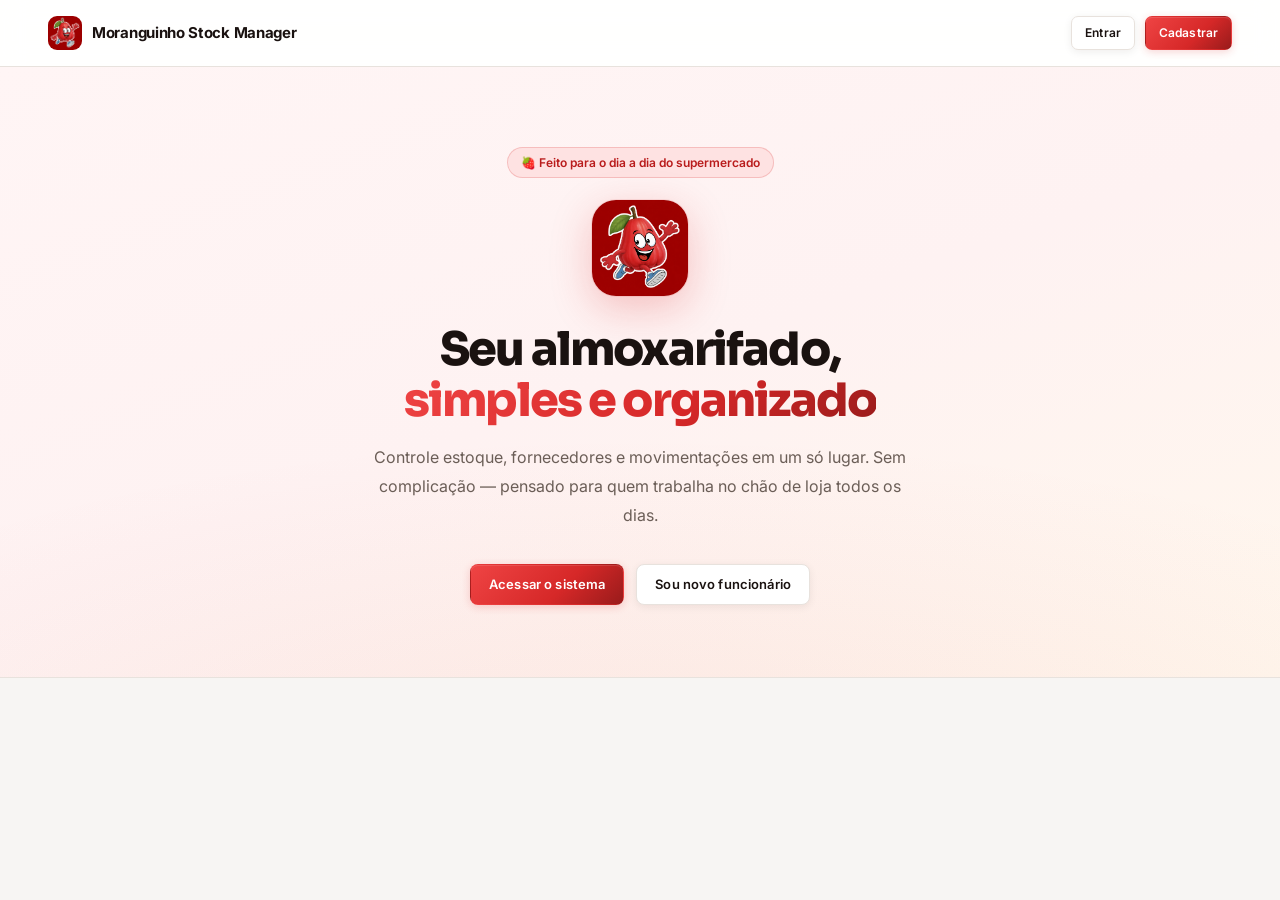
<file: frontend/index.html>
<!DOCTYPE html>
<html lang="pt-BR">
<head>
  <meta charset="UTF-8">
  <meta name="viewport" content="width=device-width, initial-scale=1.0">
  <title>Moranguinho Stock Manager</title>
  <link rel="stylesheet" href="css/global.css">
  <link rel="stylesheet" href="css/login.css">
  <link rel="stylesheet" href="css/animations.css">
</head>
<body class="landing">
  <nav class="landing-nav">
    <div class="landing-nav-brand">
      <img src="assets/logo/logo.png" alt="">
      Moranguinho Stock Manager
    </div>
    <div class="landing-nav-links">
      <a href="login.html" class="btn btn-secondary btn-sm">Entrar</a>
      <a href="cadastro.html" class="btn btn-primary btn-sm">Cadastrar</a>
    </div>
  </nav>
  <section class="landing-hero">
    <div class="hero-badge">🍓 Feito para o dia a dia do supermercado</div>
    <img src="assets/logo/logo.png" alt="">
    <h1>Seu almoxarifado,<br><span>simples e organizado</span></h1>
    <p>Controle estoque, fornecedores e movimentações em um só lugar. Sem complicação — pensado para quem trabalha no chão de loja todos os dias.</p>
    <div class="landing-cta">
      <a href="login.html" class="btn btn-primary">Acessar o sistema</a>
      <a href="cadastro.html" class="btn btn-secondary">Sou novo funcionário</a>
    </div>
  </section>
  
</body>
</html>
</file>
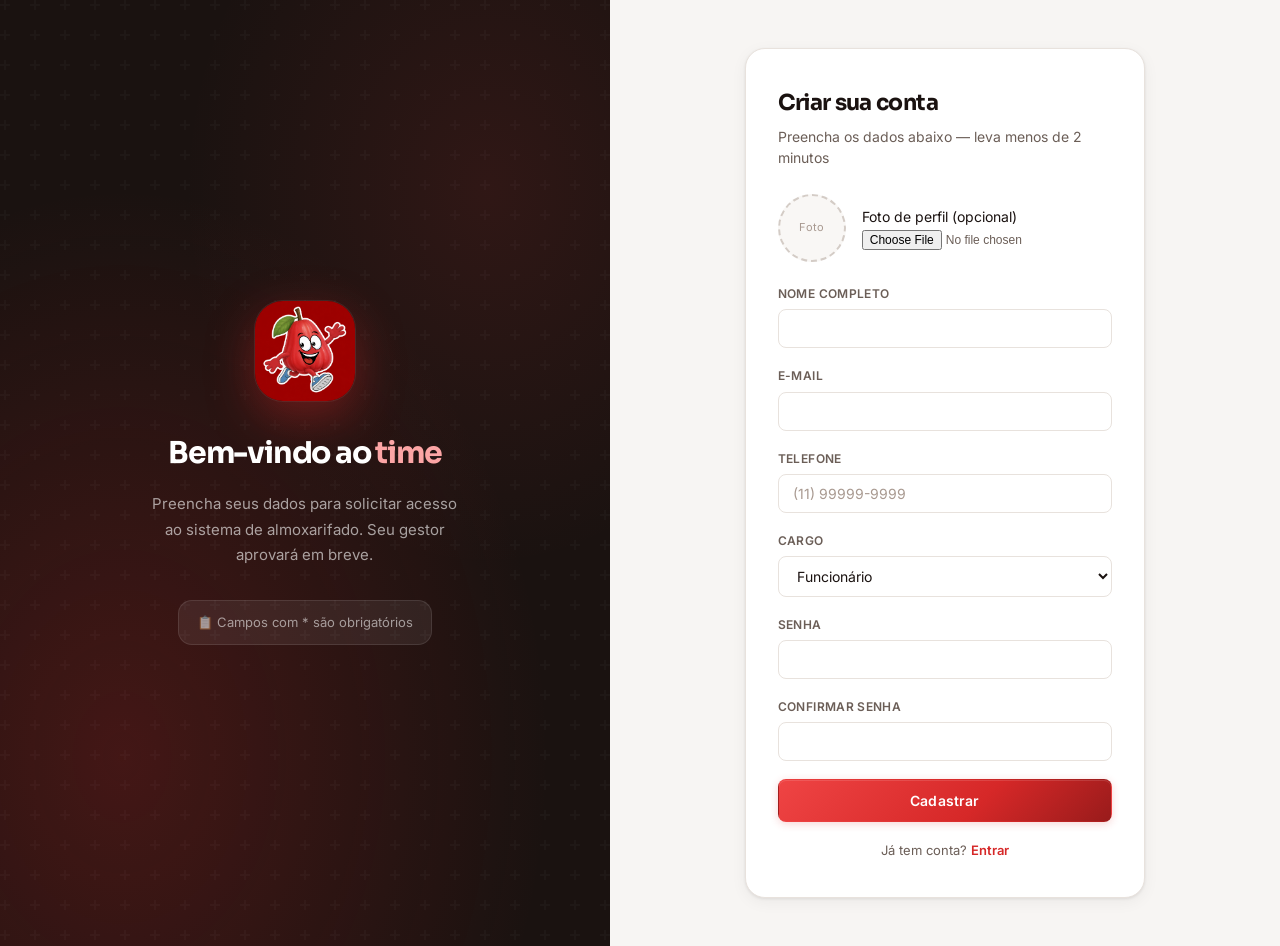
<file: frontend/cadastro.html>
<!DOCTYPE html>
<html lang="pt-BR">
<head>
  <meta charset="UTF-8">
  <meta name="viewport" content="width=device-width, initial-scale=1.0">
  <title>Cadastro — Moranguinho Stock Manager</title>
  <link rel="stylesheet" href="css/global.css">
  <link rel="stylesheet" href="css/login.css">
  <link rel="stylesheet" href="css/animations.css">
</head>
<body>
  <div class="auth-layout">
    <div class="auth-visual">
      <img src="assets/logo/logo.png" alt="">
      <h1>Bem-vindo ao <em>time</em></h1>
      <p>Preencha seus dados para solicitar acesso ao sistema de almoxarifado. Seu gestor aprovará em breve.</p>
      <div class="auth-tagline">📋 Campos com * são obrigatórios</div>
    </div>
    <div class="auth-form-side">
      <div class="auth-box fade-in">
        <h2>Criar sua conta</h2>
        <p class="subtitle">Preencha os dados abaixo — leva menos de 2 minutos</p>
        <div id="alert-box"></div>
        <form id="cadastro-form">
          <div class="photo-field">
            <div class="photo-preview" id="photo-preview">Foto</div>
            <div><label>Foto de perfil (opcional)</label><input type="file" id="foto" accept="image/*"></div>
          </div>
          <div class="form-group"><label>Nome completo</label><input id="nome" class="form-control" required minlength="3"></div>
          <div class="form-group"><label>E-mail</label><input type="email" id="email" class="form-control" required></div>
          <div class="form-group"><label>Telefone</label><input id="telefone" class="form-control" placeholder="(11) 99999-9999"></div>
          <div class="form-group"><label>Cargo</label><select id="cargo" class="form-control" required></select></div>
          <div class="form-group"><label>Senha</label><input type="password" id="senha" class="form-control" required minlength="6"></div>
          <div class="form-group"><label>Confirmar senha</label><input type="password" id="confirmar" class="form-control" required></div>
          <button type="submit" class="btn btn-primary auth-submit">Cadastrar</button>
        </form>
        <p class="auth-link">Já tem conta? <a href="login.html">Entrar</a></p>
      </div>
    </div>
  </div>
  <script src="js/api.js"></script>
  <script src="js/auth.js"></script>
  <script src="js/ui.js"></script>
  <script>
    let fotoBase64 = null;
    document.getElementById('foto').onchange = e => {
      const f = e.target.files[0]; if (!f) return;
      const r = new FileReader();
      r.onload = () => { fotoBase64 = r.result; document.getElementById('photo-preview').innerHTML = `<img src="${fotoBase64}">`; };
      r.readAsDataURL(f);
    };
    const cargosPadrao = ['Funcionário','Estoquista','Supervisor','Operador de Caixa'];
    api.cargos().then(list => {
      const opts = list.filter(c => c.valor !== 'Administrador').map(c => `<option value="${c.valor}">${c.valor}</option>`).join('');
      document.getElementById('cargo').innerHTML = opts || cargosPadrao.map(c => `<option>${c}</option>`).join('');
    }).catch(() => {
      document.getElementById('cargo').innerHTML = cargosPadrao.map(c => `<option>${c}</option>`).join('');
    });
    document.getElementById('cadastro-form').onsubmit = async e => {
      e.preventDefault();
      const box = document.getElementById('alert-box');
      const senha = document.getElementById('senha').value;
      if (senha !== document.getElementById('confirmar').value) {
        box.innerHTML = '<div class="alert alert-error">As senhas não coincidem</div>'; return;
      }
      try {
        await api.register({
          nome_completo: document.getElementById('nome').value.trim(),
          email: document.getElementById('email').value.trim(),
          telefone: document.getElementById('telefone').value.trim() || null,
          cargo: document.getElementById('cargo').value,
          senha, confirmar_senha: senha,
          foto_perfil: fotoBase64,
        });
        box.innerHTML = '<div class="alert alert-success">Cadastro realizado. Redirecionando…</div>';
        setTimeout(() => location.href = 'login.html', 1200);
      } catch (err) {
        box.innerHTML = `<div class="alert alert-error">${err.message}</div>`;
      }
    };
  </script>
</body>
</html>
</file>
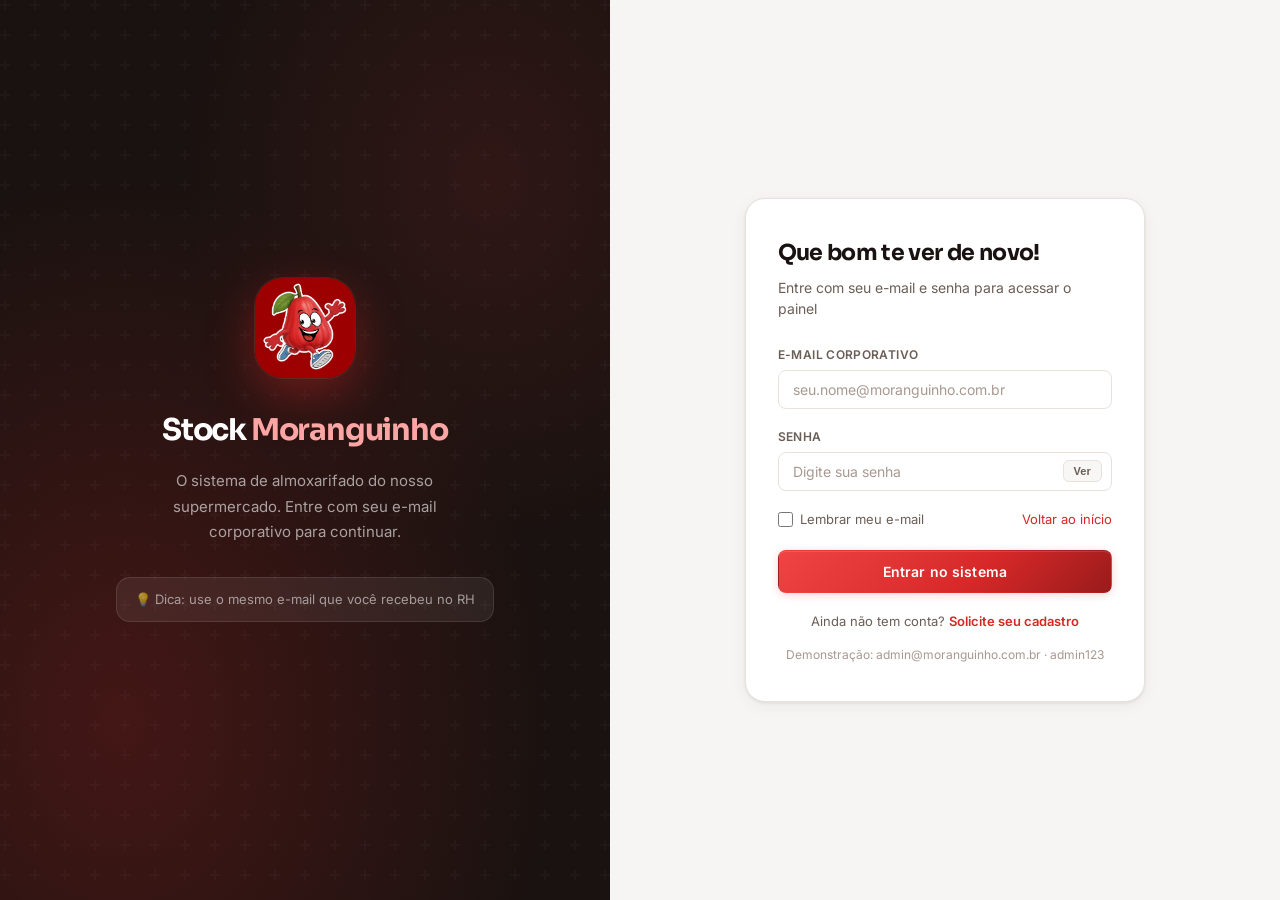
<file: frontend/login.html>
<!DOCTYPE html>
<html lang="pt-BR">
<head>
  <meta charset="UTF-8">
  <meta name="viewport" content="width=device-width, initial-scale=1.0">
  <title>Entrar — Moranguinho Stock Manager</title>
  <link rel="stylesheet" href="css/global.css">
  <link rel="stylesheet" href="css/login.css">
  <link rel="stylesheet" href="css/animations.css">
</head>
<body>
  <div class="auth-layout">
    <div class="auth-visual">
      <img src="assets/logo/logo.png" alt="">
      <h1>Stock <em>Moranguinho</em></h1>
      <p>O sistema de almoxarifado do nosso supermercado. Entre com seu e-mail corporativo para continuar.</p>
      <div class="auth-tagline">💡 Dica: use o mesmo e-mail que você recebeu no RH</div>
    </div>
    <div class="auth-form-side">
      <div class="auth-box fade-in">
        <h2>Que bom te ver de novo!</h2>
        <p class="subtitle">Entre com seu e-mail e senha para acessar o painel</p>
        <div id="alert-box"></div>
        <form id="login-form">
          <div class="form-group">
            <label for="email">E-mail corporativo</label>
            <input type="email" id="email" class="form-control" placeholder="seu.nome@moranguinho.com.br" required autocomplete="username">
          </div>
          <div class="form-group">
            <label for="senha">Senha</label>
            <div class="password-field">
              <input type="password" id="senha" class="form-control" placeholder="Digite sua senha" required autocomplete="current-password">
              <button type="button" class="password-toggle" id="toggle-pwd">Ver</button>
            </div>
          </div>
          <div class="form-row">
            <label><input type="checkbox" id="lembrar"> Lembrar meu e-mail</label>
            <a href="index.html">Voltar ao início</a>
          </div>
          <button type="submit" class="btn btn-primary auth-submit" id="btn-login">Entrar no sistema</button>
        </form>
        <p class="auth-link">Ainda não tem conta? <a href="cadastro.html">Solicite seu cadastro</a></p>
        <p class="auth-link" style="margin-top:14px;font-size:12px;color:var(--text-muted)">Demonstração: admin@moranguinho.com.br · admin123</p>
      </div>
    </div>
  </div>
  <script src="js/api.js"></script>
  <script src="js/auth.js"></script>
  <script src="js/ui.js"></script>
  <script>
    if (getToken()) location.href = 'dashboard.html';
    document.getElementById('toggle-pwd').onclick = () => {
      const s = document.getElementById('senha');
      const show = s.type === 'password';
      s.type = show ? 'text' : 'password';
      document.getElementById('toggle-pwd').textContent = show ? 'Ocultar' : 'Ver';
    };
    const saved = localStorage.getItem('moranguinho_remember');
    if (saved) { document.getElementById('email').value = saved; document.getElementById('lembrar').checked = true; }
    document.getElementById('login-form').onsubmit = async e => {
      e.preventDefault();
      const btn = document.getElementById('btn-login');
      btn.disabled = true; btn.textContent = 'Entrando…';
      document.getElementById('alert-box').innerHTML = '';
      try {
        const res = await api.login(document.getElementById('email').value, document.getElementById('senha').value);
        saveAuth(res.access_token, res.usuario);
        if (document.getElementById('lembrar').checked) localStorage.setItem('moranguinho_remember', document.getElementById('email').value);
        else localStorage.removeItem('moranguinho_remember');
        location.href = 'dashboard.html';
      } catch (err) {
        document.getElementById('alert-box').innerHTML = `<div class="alert alert-error">${err.message}</div>`;
        btn.disabled = false; btn.textContent = 'Entrar no sistema';
      }
    };
  </script>
</body>
</html>
</file>
<file: frontend/css/global.css>
@import url('https://fonts.googleapis.com/css2?family=Inter:wght@300;400;500;600;700;800&family=Sora:wght@600;700;800&display=swap');

:root {
  /* Brand */
  --primary: #d62828;
  --primary-hover: #b91c1c;
  --primary-light: #fee2e2;
  --primary-soft: rgba(214, 40, 40, 0.08);
  --primary-glow: rgba(214, 40, 40, 0.2);
  --accent: #ef4444;

  /* Neutros quentes — saindo do preto frio */
  --bg: #f7f5f3;
  --bg-elevated: #ffffff;
  --surface: #ffffff;
  --surface-2: #f9f7f5;
  --surface-3: #f1ece9;
  --surface-dark: #1a1210;

  /* Bordas */
  --border: #e8e2dd;
  --border-light: #d4ccc6;

  /* Texto */
  --text: #1a1210;
  --text-secondary: #6b5e57;
  --text-muted: #a89990;

  /* Feedback */
  --success: #16a34a;
  --success-soft: rgba(22, 163, 74, 0.1);
  --warning: #d97706;
  --warning-soft: rgba(217, 119, 6, 0.1);
  --danger: #dc2626;
  --danger-soft: rgba(220, 38, 38, 0.1);

  /* Layout */
  --sidebar-width: 260px;
  --header-height: 64px;
  --radius: 8px;
  --radius-lg: 14px;
  --radius-xl: 20px;

  /* Sombras quentes */
  --shadow: 0 8px 32px rgba(26, 18, 16, 0.1), 0 2px 8px rgba(26, 18, 16, 0.06);
  --shadow-soft: 0 2px 8px rgba(26, 18, 16, 0.07);
  --shadow-card: 0 1px 3px rgba(26, 18, 16, 0.08), 0 4px 16px rgba(26, 18, 16, 0.05);

  --transition: 0.18s ease;

  /* Gradientes */
  --gradient-brand: linear-gradient(135deg, #ef4444 0%, #d62828 60%, #991b1b 100%);
  --gradient-hero: linear-gradient(160deg, #fff5f5 0%, #fef2f2 50%, #fff7ed 100%);
  --gradient-surface: linear-gradient(180deg, rgba(214,40,40,0.03) 0%, transparent 100%);
  --gradient-card: linear-gradient(145deg, #ffffff 0%, #fdfaf9 100%);
}

*, *::before, *::after { box-sizing: border-box; margin: 0; padding: 0; }
html { scroll-behavior: smooth; }

body {
  font-family: 'Inter', -apple-system, BlinkMacSystemFont, sans-serif;
  background: var(--bg);
  color: var(--text);
  line-height: 1.6;
  font-size: 14px;
  -webkit-font-smoothing: antialiased;
  min-height: 100vh;
}

a { color: var(--primary); text-decoration: none; transition: color var(--transition); }
a:hover { color: var(--primary-hover); }
img { max-width: 100%; display: block; }
::selection { background: var(--primary-light); color: var(--primary-hover); }

/* ── Botões ── */
.btn {
  display: inline-flex; align-items: center; justify-content: center; gap: 7px;
  padding: 9px 18px; border: 1.5px solid transparent; border-radius: var(--radius);
  font-family: inherit; font-size: 13px; font-weight: 600; cursor: pointer;
  transition: var(--transition); white-space: nowrap; letter-spacing: 0.01em;
}
.btn:disabled { opacity: 0.4; cursor: not-allowed; }
.btn-primary {
  background: var(--gradient-brand); color: #fff; border-color: transparent;
  box-shadow: 0 2px 8px var(--primary-glow), inset 0 1px 0 rgba(255,255,255,0.12);
}
.btn-primary:hover:not(:disabled) {
  transform: translateY(-1px);
  box-shadow: 0 4px 16px var(--primary-glow), inset 0 1px 0 rgba(255,255,255,0.12);
}
.btn-secondary {
  background: var(--surface); color: var(--text); border-color: var(--border);
  box-shadow: var(--shadow-soft);
}
.btn-secondary:hover:not(:disabled) {
  border-color: var(--border-light); background: var(--surface-2);
  box-shadow: 0 2px 10px rgba(26,18,16,0.1);
}
.btn-danger { background: var(--danger); color: #fff; border-color: transparent; }
.btn-danger:hover:not(:disabled) { background: #b91c1c; transform: translateY(-1px); }
.btn-sm { padding: 6px 13px; font-size: 12px; border-radius: 7px; }
.btn-icon {
  width: 38px; height: 38px; padding: 0; background: var(--surface);
  border: 1.5px solid var(--border); color: var(--text-secondary); border-radius: var(--radius);
  box-shadow: var(--shadow-soft);
}
.btn-icon:hover { color: var(--primary); border-color: var(--primary); background: var(--primary-soft); }

/* ── Formulários ── */
.form-group { margin-bottom: 18px; }
.form-group label {
  display: block; margin-bottom: 6px; font-size: 12px; font-weight: 600;
  color: var(--text-secondary); letter-spacing: 0.03em; text-transform: uppercase;
}
.form-control {
  width: 100%; padding: 10px 14px; background: var(--bg-elevated);
  border: 1.5px solid var(--border); border-radius: var(--radius);
  color: var(--text); font-family: inherit; font-size: 14px; transition: var(--transition);
}
.form-control:focus {
  outline: none; border-color: var(--primary);
  box-shadow: 0 0 0 3px var(--primary-soft); background: #fff;
}
.form-control::placeholder { color: var(--text-muted); }
select.form-control { cursor: pointer; }
select.form-control option { background: #fff; color: var(--text); }

/* ── Badges ── */
.badge {
  display: inline-flex; align-items: center; padding: 3px 9px; border-radius: 20px;
  font-size: 11px; font-weight: 600; letter-spacing: 0.02em;
}
.badge-success { background: var(--success-soft); color: #15803d; }
.badge-warning { background: var(--warning-soft); color: #b45309; }
.badge-danger { background: var(--danger-soft); color: #b91c1c; }
.badge-neutral { background: #f3f4f6; color: #6b7280; }
.badge-primary { background: var(--primary-light); color: var(--primary-hover); }

/* ── Layout ── */
.app-layout { display: flex; min-height: 100vh; }
.main-content {
  flex: 1; margin-left: var(--sidebar-width); min-height: 100vh;
  display: flex; flex-direction: column; background: var(--bg);
}
.page-container { flex: 1; padding: 28px 32px 48px; max-width: 1480px; width: 100%; }

.page-header {
  display: flex; align-items: flex-start; justify-content: space-between;
  gap: 16px; margin-bottom: 28px; flex-wrap: wrap;
}
.page-header h1 {
  font-family: 'Sora', 'Inter', sans-serif;
  font-size: 24px; font-weight: 700; letter-spacing: -0.03em; margin-bottom: 4px;
  color: var(--text);
}
.page-header p { color: var(--text-secondary); font-size: 14px; }

.text-muted { color: var(--text-muted); }
.text-secondary { color: var(--text-secondary); }
.hidden { display: none !important; }

/* ── Loading ── */
.loading-screen {
  position: fixed; inset: 0; background: var(--bg); z-index: 9999;
  display: flex; flex-direction: column; align-items: center; justify-content: center; gap: 16px;
  transition: opacity 0.3s ease;
}
.loading-screen.hidden { opacity: 0; pointer-events: none; }
.loading-screen::after {
  content: 'Carregando…'; font-size: 13px; color: var(--text-muted); font-weight: 500;
}
.spinner {
  width: 32px; height: 32px; border: 2.5px solid var(--border);
  border-top-color: var(--primary); border-radius: 50%;
  animation: spin 0.75s linear infinite;
}

/* ── Alertas ── */
.alert {
  padding: 12px 16px; border-radius: var(--radius); font-size: 13px; margin-bottom: 16px;
  display: flex; align-items: flex-start; gap: 10px; line-height: 1.5; font-weight: 500;
}
.alert-error { background: var(--danger-soft); border: 1px solid rgba(220, 38, 38, 0.2); color: #991b1b; }
.alert-success { background: var(--success-soft); border: 1px solid rgba(22, 163, 74, 0.2); color: #15803d; }

/* ── Toasts ── */
#toast-root {
  position: fixed; bottom: 24px; right: 24px; z-index: 9000;
  display: flex; flex-direction: column; gap: 8px; pointer-events: none;
}
.toast {
  padding: 13px 17px; border-radius: var(--radius-lg); font-size: 13px; font-weight: 500;
  box-shadow: var(--shadow); animation: slideIn 0.25s ease;
  display: flex; align-items: center; gap: 10px; max-width: 360px;
  pointer-events: auto; border: 1px solid var(--border);
}
.toast-info { background: var(--surface); color: var(--text); }
.toast-success { background: #f0fdf4; color: #166534; border-color: rgba(22,163,74,0.2); }
.toast-error { background: #fef2f2; color: #991b1b; border-color: rgba(220,38,38,0.2); }

/* ── Empty states ── */
.empty-state { text-align: center; padding: 48px 24px; color: var(--text-muted); }
.empty-state-icon { font-size: 32px; margin-bottom: 12px; opacity: 0.5; }
.empty-state p { font-size: 14px; }

@media (max-width: 900px) {
  .main-content { margin-left: 0; }
  .page-container { padding: 18px 16px 32px; }
  #toast-root { left: 16px; right: 16px; bottom: 16px; }
  .toast { max-width: none; }
}
</file>
<file: frontend/css/login.css>
/* ── Layout auth ── */
.auth-layout {
  min-height: 100vh; display: grid; grid-template-columns: 1fr 1.1fr;
}

/* Lado visual */
.auth-visual {
  background: var(--surface-dark);
  background-image:
    radial-gradient(ellipse 70% 60% at 20% 80%, rgba(214,40,40,0.22), transparent),
    radial-gradient(ellipse 50% 40% at 80% 20%, rgba(239,68,68,0.1), transparent);
  display: flex; flex-direction: column; align-items: center; justify-content: center;
  padding: 56px 48px; text-align: center; position: relative; overflow: hidden;
}
/* Textura sutil */
.auth-visual::after {
  content: ''; position: absolute; inset: 0; pointer-events: none;
  background-image: url("data:image/svg+xml,%3Csvg width='60' height='60' viewBox='0 0 60 60' xmlns='http://www.w3.org/2000/svg'%3E%3Cg fill='none' fill-rule='evenodd'%3E%3Cg fill='%23ffffff' fill-opacity='0.025'%3E%3Cpath d='M36 34v-4h-2v4h-4v2h4v4h2v-4h4v-2h-4zm0-30V0h-2v4h-4v2h4v4h2V6h4V4h-4zM6 34v-4H4v4H0v2h4v4h2v-4h4v-2H6zM6 4V0H4v4H0v2h4v4h2V6h4V4H6z'/%3E%3C/g%3E%3C/g%3E%3C/svg%3E");
}
.auth-visual img {
  width: 100px; border-radius: 28px; margin-bottom: 28px;
  box-shadow: 0 16px 48px rgba(214,40,40,0.4), 0 0 0 1px rgba(255,255,255,0.08);
  position: relative; z-index: 1;
}
.auth-visual h1 {
  font-family: 'Sora', 'Inter', sans-serif;
  font-size: 30px; font-weight: 700; letter-spacing: -0.04em; margin-bottom: 14px;
  color: #fff; position: relative; z-index: 1;
}
.auth-visual h1 em { color: #fca5a5; font-style: normal; }
.auth-visual p {
  color: rgba(255,255,255,0.6); font-size: 15px; max-width: 320px; line-height: 1.7;
  position: relative; z-index: 1;
}
.auth-tagline {
  margin-top: 32px; padding: 12px 18px;
  background: rgba(255,255,255,0.07); border: 1px solid rgba(255,255,255,0.1);
  border-radius: var(--radius-lg); font-size: 13px; color: rgba(255,255,255,0.55);
  position: relative; z-index: 1; line-height: 1.5;
}

/* Lado formulário */
.auth-form-side {
  display: flex; align-items: center; justify-content: center; padding: 48px 40px;
  background: var(--bg);
}
.auth-box {
  width: 100%; max-width: 400px;
  background: var(--surface); border: 1.5px solid var(--border);
  border-radius: var(--radius-xl); padding: 36px 32px;
  box-shadow: var(--shadow-card);
}
.auth-box h2 {
  font-family: 'Sora', 'Inter', sans-serif;
  font-size: 22px; font-weight: 700; margin-bottom: 6px; letter-spacing: -0.03em;
}
.auth-box .subtitle { color: var(--text-secondary); font-size: 14px; margin-bottom: 26px; line-height: 1.5; }

/* Campo senha */
.password-field { position: relative; }
.password-field .form-control { padding-right: 76px; }
.password-toggle {
  position: absolute; right: 10px; top: 50%; transform: translateY(-50%);
  background: var(--surface-2); border: 1px solid var(--border); color: var(--text-secondary);
  cursor: pointer; font-size: 11px; font-weight: 600; padding: 4px 10px; border-radius: 6px;
  transition: var(--transition);
}
.password-toggle:hover { color: var(--primary); border-color: var(--primary); }

.form-row {
  display: flex; align-items: center; justify-content: space-between;
  margin-bottom: 20px; font-size: 13px;
}
.form-row label { display: flex; align-items: center; gap: 7px; color: var(--text-secondary); cursor: pointer; }
.form-row input[type=checkbox] { accent-color: var(--primary); width: 15px; height: 15px; }

.auth-submit { width: 100%; padding: 12px; margin-bottom: 18px; font-size: 14px; }
.auth-link { text-align: center; font-size: 13px; color: var(--text-secondary); }
.auth-link a { font-weight: 600; color: var(--primary); }

/* Foto de perfil */
.photo-field { display: flex; align-items: center; gap: 16px; margin-bottom: 22px; }
.photo-preview {
  width: 68px; height: 68px; border-radius: 50%; background: var(--surface-2);
  border: 2px dashed var(--border-light); display: flex; align-items: center; justify-content: center;
  overflow: hidden; font-size: 11px; color: var(--text-muted); flex-shrink: 0;
  transition: border-color var(--transition);
}
.photo-preview:hover { border-color: var(--primary); }
.photo-preview img { width: 100%; height: 100%; object-fit: cover; }
.photo-field input[type=file] { font-size: 12px; color: var(--text-secondary); }

/* ── Landing ── */
.landing { min-height: 100vh; display: flex; flex-direction: column; }

.landing-nav {
  display: flex; align-items: center; justify-content: space-between;
  padding: 16px 48px; border-bottom: 1px solid var(--border);
  background: rgba(255,255,255,0.92); backdrop-filter: blur(12px);
  position: sticky; top: 0; z-index: 50;
}
.landing-nav-brand {
  display: flex; align-items: center; gap: 10px; font-weight: 700; font-size: 15px;
  letter-spacing: -0.02em; color: var(--text);
}
.landing-nav-brand img { width: 34px; border-radius: 9px; }
.landing-nav-links { display: flex; gap: 10px; }

.landing-hero {
  background: var(--gradient-hero);
  border-bottom: 1px solid var(--border);
  max-width: 100%; padding: 80px 48px 72px; text-align: center;
  position: relative; overflow: hidden;
}
.landing-hero::before {
  content: ''; position: absolute; inset: 0; pointer-events: none;
  background: radial-gradient(ellipse 80% 60% at 50% 120%, rgba(214,40,40,0.07), transparent);
}
.landing-hero img {
  width: 96px; margin: 0 auto 28px; border-radius: 24px;
  box-shadow: 0 12px 40px rgba(214,40,40,0.25), 0 0 0 1px rgba(214,40,40,0.1);
  animation: float 4s ease-in-out infinite; position: relative; z-index: 1;
}
.hero-badge {
  display: inline-flex; align-items: center; gap: 6px;
  padding: 5px 13px; background: var(--primary-light); border: 1px solid rgba(214,40,40,0.2);
  border-radius: 20px; font-size: 12px; font-weight: 600; color: var(--primary-hover);
  margin-bottom: 22px; position: relative; z-index: 1;
}
.landing-hero h1 {
  font-family: 'Sora', 'Inter', sans-serif;
  font-size: clamp(30px, 4.5vw, 46px); font-weight: 800; letter-spacing: -0.04em;
  line-height: 1.1; margin-bottom: 18px; color: var(--text); position: relative; z-index: 1;
}
.landing-hero h1 span {
  background: var(--gradient-brand); -webkit-background-clip: text;
  -webkit-text-fill-color: transparent; background-clip: text;
}
.landing-hero > p {
  font-size: 16px; color: var(--text-secondary); line-height: 1.8; margin-bottom: 34px;
  max-width: 560px; margin-left: auto; margin-right: auto; position: relative; z-index: 1;
}
.landing-cta { display: flex; gap: 12px; justify-content: center; flex-wrap: wrap; position: relative; z-index: 1; }

/* Cards da landing */
.landing-grid {
  max-width: 1040px; margin: 0 auto; padding: 56px 48px 72px;
  display: grid; grid-template-columns: repeat(3, 1fr); gap: 20px;
}
.landing-card {
  background: var(--surface); border: 1.5px solid var(--border); border-radius: var(--radius-lg);
  padding: 28px 24px; text-align: left; transition: var(--transition);
  box-shadow: var(--shadow-card);
}
.landing-card:hover {
  border-color: rgba(214,40,40,0.25); transform: translateY(-3px);
  box-shadow: 0 8px 28px rgba(214,40,40,0.08), 0 2px 8px rgba(26,18,16,0.06);
}
.landing-card .card-icon {
  width: 44px; height: 44px; border-radius: var(--radius);
  background: var(--primary-light); display: flex; align-items: center; justify-content: center;
  font-size: 22px; margin-bottom: 16px;
}
.landing-card h3 {
  font-size: 15px; font-weight: 700; margin-bottom: 8px;
  letter-spacing: -0.02em; color: var(--text);
}
.landing-card p { font-size: 14px; color: var(--text-secondary); line-height: 1.65; }

.landing-footer {
  margin-top: auto; padding: 24px 48px; border-top: 1px solid var(--border);
  text-align: center; font-size: 13px; color: var(--text-muted);
  background: var(--surface);
}
.landing-footer strong { color: var(--text-secondary); }

@media (max-width: 768px) {
  .auth-layout { grid-template-columns: 1fr; }
  .auth-visual { display: none; }
  .auth-box { padding: 26px 20px; border-radius: var(--radius-lg); }
  .landing-nav { padding: 14px 20px; }
  .landing-grid { grid-template-columns: 1fr; padding: 40px 20px; }
  .landing-hero { padding: 48px 20px 48px; }
}
</file>
<file: frontend/css/animations.css>
/* ── Painel de dados ── */
.data-panel {
  background: var(--surface); border: 1.5px solid var(--border); border-radius: var(--radius-lg);
  overflow: hidden; box-shadow: var(--shadow-card);
}
.data-toolbar {
  display: flex; align-items: center; justify-content: space-between; gap: 12px;
  padding: 14px 18px; border-bottom: 1px solid var(--border); flex-wrap: wrap;
  background: var(--surface-2);
}
.data-toolbar .search { flex: 1; min-width: 200px; max-width: 340px; }
.data-toolbar-actions { display: flex; gap: 9px; flex-wrap: wrap; }

/* ── Tabelas ── */
.table-scroll { overflow-x: auto; }
table { width: 100%; border-collapse: collapse; }
thead { background: var(--surface-2); }
th {
  padding: 12px 16px; text-align: left; font-size: 10px; font-weight: 700;
  text-transform: uppercase; letter-spacing: 0.07em; color: var(--text-muted);
  border-bottom: 1px solid var(--border); white-space: nowrap;
}
td {
  padding: 13px 16px; border-bottom: 1px solid var(--border);
  font-size: 13px; vertical-align: middle; color: var(--text);
}
tbody tr { transition: background var(--transition); }
tbody tr:hover td { background: var(--primary-soft); }
tbody tr:last-child td { border-bottom: none; }
.td-actions { display: flex; gap: 7px; }
.td-strong { font-weight: 600; color: var(--text); }

.empty-row td {
  text-align: center; padding: 48px 16px; color: var(--text-muted); font-size: 14px;
}

/* ── Filtros ── */
.filter-row { display: flex; gap: 10px; margin-bottom: 16px; flex-wrap: wrap; }
.filter-row select, .filter-row input { width: auto; min-width: 170px; }

/* ── Scanner / código de barras ── */
.scanner-panel {
  background: var(--surface); border: 1.5px solid var(--border); border-radius: var(--radius-lg);
  padding: 16px 20px; margin-bottom: 16px;
  display: flex; align-items: center; gap: 14px; flex-wrap: wrap;
  border-left: 3px solid var(--primary); box-shadow: var(--shadow-card);
}
.scanner-panel label { font-size: 13px; font-weight: 600; white-space: nowrap; color: var(--text-secondary); }
.scanner-panel input { max-width: 280px; }

/* ── Relatórios ── */
.report-grid { display: grid; grid-template-columns: repeat(2, 1fr); gap: 16px; }
.report-card {
  background: var(--surface); border: 1.5px solid var(--border); border-radius: var(--radius-lg);
  padding: 22px; cursor: pointer; transition: var(--transition);
  position: relative; overflow: hidden; box-shadow: var(--shadow-card);
}
.report-card::after {
  content: '↓'; position: absolute; top: 18px; right: 18px;
  width: 30px; height: 30px; border-radius: 50%; background: var(--surface-2);
  display: flex; align-items: center; justify-content: center; font-size: 14px;
  color: var(--text-muted); transition: var(--transition);
}
.report-card:hover { border-color: rgba(214,40,40,0.3); transform: translateY(-2px); box-shadow: 0 6px 20px rgba(214,40,40,0.08); }
.report-card:hover::after { background: var(--primary-light); color: var(--primary); }
.report-card h3 { font-size: 15px; font-weight: 700; margin-bottom: 7px; letter-spacing: -0.02em; padding-right: 38px; color: var(--text); }
.report-card p { font-size: 13px; color: var(--text-secondary); line-height: 1.6; }
.report-card .format {
  font-size: 10px; color: var(--primary); margin-top: 12px; font-weight: 700;
  text-transform: uppercase; letter-spacing: 0.08em;
}

/* ── Modal ── */
.modal-overlay {
  position: fixed; inset: 0; background: rgba(26, 18, 16, 0.45); backdrop-filter: blur(4px);
  z-index: 500; display: none; align-items: center; justify-content: center; padding: 24px;
}
.modal-overlay.open { display: flex; animation: fadeIn 0.18s ease; }
.modal {
  background: var(--surface); border: 1.5px solid var(--border); border-radius: var(--radius-xl);
  width: 100%; max-width: 480px; max-height: 90vh; overflow-y: auto;
  box-shadow: var(--shadow); animation: slideUp 0.22s ease;
}
.modal-head {
  display: flex; align-items: center; justify-content: space-between;
  padding: 17px 22px; border-bottom: 1px solid var(--border);
  background: var(--surface-2);
}
.modal-head h3 { font-size: 15px; font-weight: 700; letter-spacing: -0.02em; color: var(--text); }
.modal-close {
  background: var(--surface); border: 1px solid var(--border); color: var(--text-muted);
  font-size: 18px; cursor: pointer; line-height: 1; padding: 4px 9px; border-radius: 7px;
  transition: var(--transition);
}
.modal-close:hover { color: var(--primary); border-color: var(--primary); }
.modal-body { padding: 20px 22px; }
.modal-foot {
  padding: 14px 22px; border-top: 1px solid var(--border);
  display: flex; justify-content: flex-end; gap: 9px; background: var(--surface-2);
}

@media (max-width: 768px) {
  .report-grid { grid-template-columns: 1fr; }
  table { min-width: 560px; }
}
</file>
